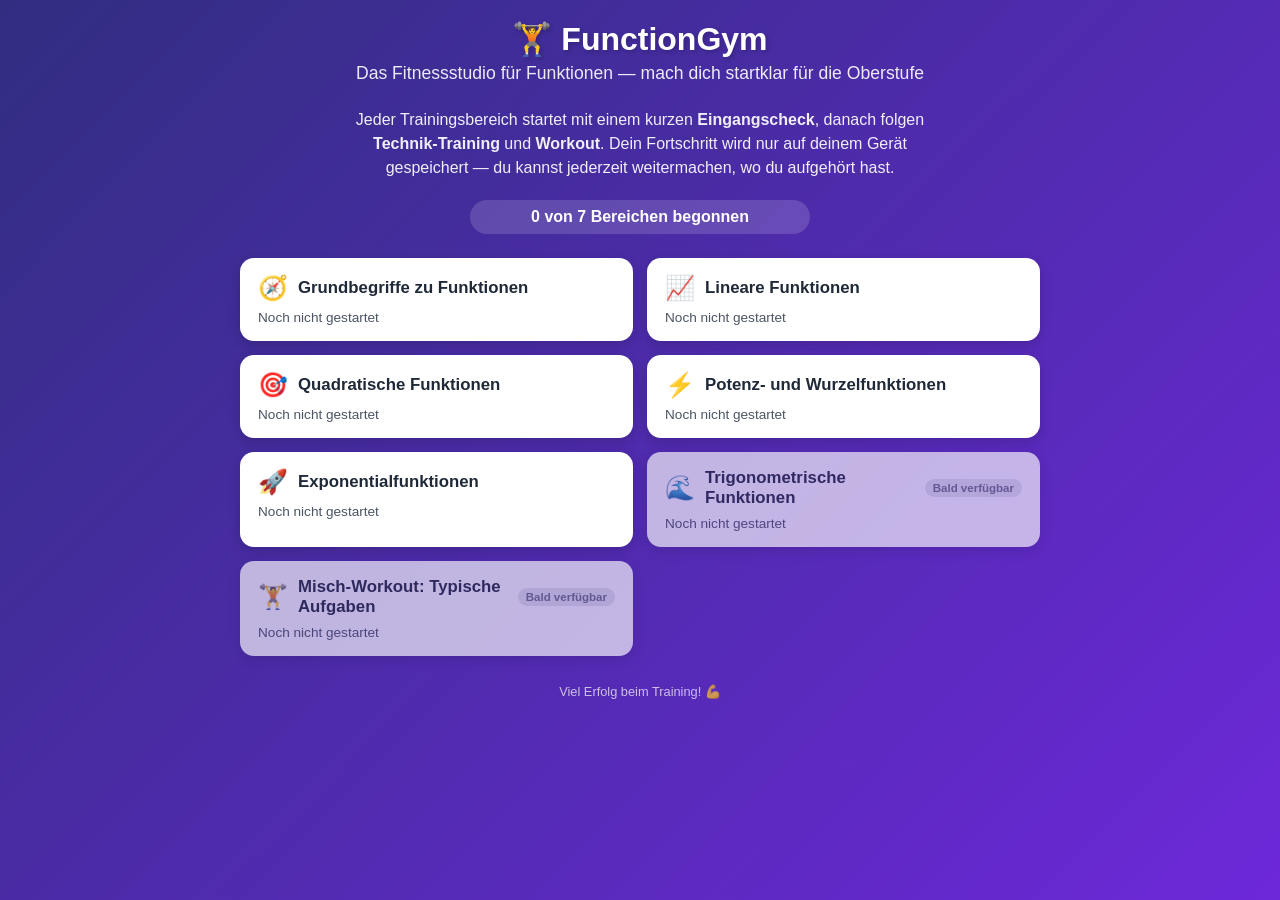
<file: index.html>
<!DOCTYPE html>
<html lang="de">
<head>
<meta charset="UTF-8">
<meta name="viewport" content="width=device-width, initial-scale=1.0">
<title>FunctionGym — Das Fitnessstudio für Funktionen</title>
<link rel="stylesheet" href="fit.css">
<style>
  /* Eigenes Startseiten-Styling — nutzt die Farbvariablen aus fit.css */
  :root { --fit-primary: #312e81; --fit-secondary: #6d28d9; }

  .intro {
    color: rgba(255, 255, 255, 0.92);
    text-align: center;
    max-width: 620px;
    margin: 0 auto 20px;
    font-size: 1rem;
    line-height: 1.5;
  }

  .gesamt-fortschritt {
    text-align: center;
    color: white;
    font-weight: 600;
    background: rgba(255, 255, 255, 0.15);
    border-radius: 20px;
    padding: 8px 16px;
    max-width: 340px;
    margin: 0 auto 24px;
  }

  .karten {
    display: grid;
    /* minmax(0,1fr): verhindert, dass lange Kartennamen die Spalte
       über die Viewport-Breite hinausdrücken (Mobile-Overflow) */
    grid-template-columns: minmax(0, 1fr);
    gap: 14px;
  }
  @media (min-width: 640px) {
    .karten { grid-template-columns: minmax(0, 1fr) minmax(0, 1fr); }
  }

  .karte {
    display: block;
    background: white;
    border-radius: 14px;
    padding: 16px 18px;
    text-decoration: none;
    color: #1f2937;
    box-shadow: 0 4px 12px rgba(0, 0, 0, 0.15);
    transition: transform 0.15s, box-shadow 0.15s;
  }
  .karte:hover {
    transform: translateY(-2px);
    box-shadow: 0 8px 20px rgba(0, 0, 0, 0.25);
  }
  .karte.gesperrt {
    opacity: 0.65;
    pointer-events: none; /* nicht klickbar, solange Datei fehlt */
  }

  .karte-kopf {
    display: flex;
    align-items: center;
    gap: 10px;
    margin-bottom: 8px;
  }
  .karte-icon { font-size: 1.5rem; }
  .karte-name { font-weight: 700; font-size: 1.05rem; flex: 1; min-width: 0; }

  .badge-bald {
    background: #e5e7eb;
    color: #6b7280;
    font-size: 0.72rem;
    font-weight: 700;
    padding: 3px 8px;
    border-radius: 10px;
    white-space: nowrap;
  }

  .karte-status {
    font-size: 0.85rem;
    color: #4b5563;
    display: flex;
    align-items: center;
    gap: 10px;
    flex-wrap: wrap;
  }
  .check-ok { color: #16a34a; font-weight: 600; }

  .quote-balken {
    flex: 1;
    min-width: 90px;
    height: 8px;
    background: #e5e7eb;
    border-radius: 4px;
    overflow: hidden;
  }
  .quote-balken > div {
    height: 100%;
    background: linear-gradient(90deg, var(--fit-primary), var(--fit-secondary));
    border-radius: 4px;
  }

  footer {
    text-align: center;
    color: rgba(255, 255, 255, 0.7);
    font-size: 0.8rem;
    margin-top: 28px;
  }
</style>
</head>
<body>
<div class="fit-container">
  <header>
    <h1>🏋️ FunctionGym</h1>
    <p>Das Fitnessstudio für Funktionen — mach dich startklar für die Oberstufe</p>
  </header>

  <p class="intro">
    Jeder Trainingsbereich startet mit einem kurzen <strong>Eingangscheck</strong>,
    danach folgen <strong>Technik-Training</strong> und <strong>Workout</strong>.
    Dein Fortschritt wird nur auf deinem Gerät gespeichert — du kannst jederzeit
    weitermachen, wo du aufgehört hast.
  </p>

  <div class="gesamt-fortschritt" id="gesamt"></div>

  <div class="karten" id="karten"></div>

  <footer>Viel Erfolg beim Training! 💪</footer>
</div>

<script>
// ── Trainingsbereiche ───────────────────────────────────────
// VERFUEGBAR: Nur diese Themen-Keys haben bereits eine HTML-Datei.
// Beim Fertigstellen eines neuen Themas den Key hier ergänzen —
// keine fetch-Prüfung, da file:// (CORS) das nicht zulässt.
const VERFUEGBAR = ['fitgym-linear', 'fitgym-grundbegriffe', 'fitgym-quadratisch', 'fitgym-potenz', 'fitgym-exponential'];

const BEREICHE = [
  { name: 'Grundbegriffe zu Funktionen',        href: 'gym/grundbegriffe.html',  key: 'fitgym-grundbegriffe', icon: '🧭' },
  { name: 'Lineare Funktionen',                 href: 'gym/linear.html',         key: 'fitgym-linear',        icon: '📈' },
  { name: 'Quadratische Funktionen',            href: 'gym/quadratisch.html',    key: 'fitgym-quadratisch',   icon: '🎯' },
  { name: 'Potenz- und Wurzelfunktionen',       href: 'gym/potenz.html',         key: 'fitgym-potenz',        icon: '⚡' },
  { name: 'Exponentialfunktionen',              href: 'gym/exponential.html',    key: 'fitgym-exponential',   icon: '🚀' },
  { name: 'Trigonometrische Funktionen',        href: 'gym/trigonometrie.html',  key: 'fitgym-trigonometrie', icon: '🌊' },
  { name: 'Misch-Workout: Typische Aufgaben',   href: 'gym/misch-workout.html',  key: 'fitgym-misch',         icon: '🏋️' }
];

// State eines Themas aus localStorage lesen (defensiv: kaputtes JSON ⇒ null)
function ladeState(key) {
  try {
    const raw = localStorage.getItem(key);
    if (!raw) return null;
    const s = JSON.parse(raw);
    return (typeof s === 'object' && s !== null) ? s : null;
  } catch (e) {
    return null;
  }
}

// Statuszeile einer Karte bauen.
// Fortschritts-Variante: Wir zeigen die Erfolgsquote totalCorrect/totalAttempts
// als Balken plus answered.length als "x Übungen geschafft".
// Grund: Die Gesamtzahl der Aufgaben eines Themas ist auf der Startseite
// unbekannt (steht nur in der Themen-Datei) — die Quote ist immer auf
// 0–100 % normierbar und damit die robusteste Balken-Basis; die absolute
// Übungszahl ergänzt sie ohne Annahmen über das Aufgaben-Total.
function statusHtml(state) {
  if (!state) return '<span>Noch nicht gestartet</span>';
  const teile = [];
  if (state.diagnose && state.diagnose.done) {
    teile.push('<span class="check-ok">Eingangscheck ✓</span>');
  }
  const geschafft = Array.isArray(state.answered) ? state.answered.length : 0;
  if (geschafft > 0) {
    const attempts = state.totalAttempts || 0;
    const quote = attempts > 0 ? Math.round(100 * (state.totalCorrect || 0) / attempts) : 0;
    teile.push('<span>' + geschafft + ' Übung' + (geschafft === 1 ? '' : 'en') + ' geschafft</span>');
    teile.push('<div class="quote-balken" title="Erfolgsquote ' + quote + ' %"><div style="width:' + quote + '%"></div></div>');
  }
  if (teile.length === 0) return '<span>Noch nicht gestartet</span>';
  return teile.join('');
}

const container = document.getElementById('karten');
let begonnen = 0;

for (const b of BEREICHE) {
  const offen = VERFUEGBAR.includes(b.key);
  const state = ladeState(b.key);
  if (state && ((state.diagnose && state.diagnose.done) || (Array.isArray(state.answered) && state.answered.length > 0) || (state.diagnose && state.diagnose.gesamt > 0))) {
    begonnen++;
  }
  const karte = document.createElement('a');
  karte.className = 'karte' + (offen ? '' : ' gesperrt');
  karte.dataset.key = b.key;
  if (offen) karte.href = b.href;
  karte.innerHTML =
    '<div class="karte-kopf">' +
      '<span class="karte-icon">' + b.icon + '</span>' +
      '<span class="karte-name">' + b.name + '</span>' +
      (offen ? '' : '<span class="badge-bald">Bald verfügbar</span>') +
    '</div>' +
    '<div class="karte-status">' + statusHtml(state) + '</div>';
  container.appendChild(karte);
}

document.getElementById('gesamt').textContent =
  begonnen + ' von ' + BEREICHE.length + ' Bereichen begonnen';
</script>
</body>
</html>
</file>
<file: fit.css>
/* fit.css — geteiltes Stylesheet für FunctionGym (statischer HTML-Mathe-Trainer)
   Farbvariablen werden pro Thema in den HTML-Dateien überschrieben:
   --fit-primary, --fit-secondary, --fit-correct, --fit-wrong
   Standardwerte stehen als Fallback in :root. */

/* ===== Farb-Fallbacks ===== */

:root {
    --fit-primary: #4338ca;   /* kräftiges Indigo */
    --fit-secondary: #7c3aed; /* Violett */
    --fit-correct: #22c55e;
    --fit-wrong: #ef4444;
}

/* ===== Reset & Basis ===== */

* {
    margin: 0;
    padding: 0;
    box-sizing: border-box;
}

body {
    font-family: 'Segoe UI', Tahoma, Geneva, Verdana, sans-serif;
    background: linear-gradient(135deg, var(--fit-primary) 0%, var(--fit-secondary) 100%);
    min-height: 100vh;
    padding: 20px;
}

.fit-container {
    max-width: 800px;
    margin: 0 auto;
}

/* ===== Kopfbereich ===== */

header {
    text-align: center;
    color: white;
    margin-bottom: 24px;
}

header h1 {
    font-size: 2rem;
    margin-bottom: 5px;
    text-shadow: 2px 2px 4px rgba(0, 0, 0, 0.2);
}

header p {
    font-size: 1.1rem;
    opacity: 0.9;
}

.back-link {
    display: inline-block;
    color: rgba(255, 255, 255, 0.75);
    text-decoration: none;
    font-size: 0.9rem;
    margin-top: 6px;
    transition: color 0.2s;
}

.back-link:hover {
    color: white;
}

/* ===== Stepper (3 Phasen: Eingangscheck → Technik → Workout) ===== */

.fit-stepper {
    display: flex;
    justify-content: center;
    align-items: center;
    gap: 8px;
    margin-bottom: 20px;
    color: white;
}

.fit-step {
    display: flex;
    align-items: center;
    gap: 8px;
    padding: 8px 16px;
    border-radius: 20px;
    background: rgba(255, 255, 255, 0.15);
    font-size: 0.9rem;
    font-weight: 600;
    opacity: 0.7;
    transition: background 0.3s, opacity 0.3s;
}

.fit-step .fit-step-nr {
    display: inline-flex;
    align-items: center;
    justify-content: center;
    width: 24px;
    height: 24px;
    border-radius: 50%;
    background: rgba(255, 255, 255, 0.25);
    font-size: 0.8rem;
    flex-shrink: 0;
}

.fit-step.active {
    background: white;
    color: var(--fit-primary);
    opacity: 1;
    box-shadow: 0 3px 12px rgba(0, 0, 0, 0.2);
}

.fit-step.active .fit-step-nr {
    background: var(--fit-primary);
    color: white;
}

.fit-step.done {
    opacity: 0.9;
}

.fit-step.done .fit-step-nr {
    background: var(--fit-correct);
    color: white;
}

/* Häkchen bei erledigtem Schritt */
.fit-step.done .fit-step-nr::before {
    content: "✓";
}

.fit-step-verbinder {
    width: 24px;
    height: 2px;
    background: rgba(255, 255, 255, 0.35);
    flex-shrink: 0;
}

/* ===== Aufgaben-Karte ===== */

.fit-karte {
    background: white;
    border-radius: 20px;
    box-shadow: 0 10px 40px rgba(0, 0, 0, 0.2);
    padding: 30px;
    min-height: 250px;
    margin-bottom: 20px;
    position: relative;
}

.fit-aufgabe-text {
    font-size: 1.3rem;
    color: #1f2937;
    text-align: center;
    line-height: 1.7;
    min-height: 80px;
    margin-bottom: 12px;
}

.fit-aufgabe-text .katex {
    font-size: 1.3em;
}

.fit-aufgabe-text .katex-display {
    margin: 10px 0;
}

/* Lange Display-Formeln scrollen auf Mobilgeräten statt zu überlaufen */
.katex-display {
    overflow-x: auto;
    overflow-y: hidden;
    max-width: 100%;
}

/* ===== Theorie-Karten (Technik-Phase) ===== */

.fit-theorie {
    background: white;
    border-radius: 20px;
    box-shadow: 0 10px 40px rgba(0, 0, 0, 0.2);
    padding: 26px 30px;
    margin-bottom: 20px;
    color: #1f2937;
    line-height: 1.7;
}

.fit-theorie h2 {
    font-size: 1.35rem;
    color: var(--fit-primary);
    margin-bottom: 12px;
}

.fit-theorie h3 {
    font-size: 1.1rem;
    color: #374151;
    margin: 14px 0 6px;
}

.fit-theorie p {
    margin-bottom: 10px;
    font-size: 1rem;
}

/* Inline-SVG-Graphen skalieren mit */
.fit-theorie svg {
    max-width: 100%;
    height: auto;
    display: block;
    margin: 12px auto;
}

/* ===== Eingabe & Prüfen ===== */

.fit-eingabe {
    text-align: center;
    margin-top: 20px;
}

.fit-eingabe input[type="text"],
.fit-eingabe input[type="number"] {
    width: 100%;
    max-width: 400px;
    font-size: 1.2rem;
    padding: 14px 18px;
    border: 2px solid #d1d5db;
    border-radius: 12px;
    outline: none;
    text-align: center;
    transition: border-color 0.2s, box-shadow 0.2s;
}

.fit-eingabe input:focus {
    border-color: var(--fit-primary);
    box-shadow: 0 0 0 3px rgba(67, 56, 202, 0.15);
}

.fit-eingabe input.input-correct {
    border-color: var(--fit-correct);
    background: #dcfce7;
}

.fit-eingabe input.input-wrong {
    border-color: var(--fit-wrong);
    background: #fee2e2;
}

/* ===== Buttons (große Touch-Flächen) ===== */

.fit-btn {
    display: inline-block;
    margin-top: 12px;
    padding: 12px 36px;
    border: none;
    border-radius: 12px;
    font-size: 1.05rem;
    font-weight: 600;
    color: white;
    background: linear-gradient(135deg, var(--fit-primary), var(--fit-secondary));
    cursor: pointer;
    transition: transform 0.2s, box-shadow 0.2s;
    min-height: 44px;
}

.fit-btn:hover {
    transform: scale(1.03);
    box-shadow: 0 5px 20px rgba(0, 0, 0, 0.2);
}

.fit-btn:active {
    transform: scale(0.98);
}

.fit-btn:disabled {
    opacity: 0.5;
    cursor: default;
    transform: none;
    box-shadow: none;
}

/* Dezente Variante (auf Verlauf-Hintergrund) */
.fit-btn-ghost {
    display: inline-block;
    margin-top: 10px;
    padding: 8px 20px;
    background: rgba(255, 255, 255, 0.2);
    border: 1px solid rgba(255, 255, 255, 0.3);
    border-radius: 20px;
    color: white;
    font-size: 0.9rem;
    cursor: pointer;
    transition: background 0.2s;
    min-height: 44px;
}

.fit-btn-ghost:hover {
    background: rgba(255, 255, 255, 0.3);
}

/* ===== Multiple Choice ===== */

.fit-mc {
    display: flex;
    flex-direction: column;
    gap: 10px;
    margin-top: 20px;
}

.fit-mc-option {
    width: 100%;
    text-align: left;
    padding: 14px 20px;
    font-size: 1.05rem;
    background: white;
    border: 2px solid #e5e7eb;
    border-radius: 12px;
    cursor: pointer;
    transition: border-color 0.2s, background 0.2s, transform 0.15s;
    color: #1f2937;
    line-height: 1.5;
    min-height: 44px;
}

.fit-mc-option:hover {
    border-color: var(--fit-primary);
    background: rgba(67, 56, 202, 0.04);
    transform: translateX(4px);
}

.fit-mc-option.selected {
    border-color: var(--fit-primary);
    background: rgba(67, 56, 202, 0.08);
}

.fit-mc-option.correct {
    border-color: var(--fit-correct);
    background: #dcfce7;
    color: #166534;
}

.fit-mc-option.wrong {
    border-color: var(--fit-wrong);
    background: #fee2e2;
    color: #991b1b;
}

.fit-mc-option.correct,
.fit-mc-option.wrong {
    pointer-events: none;
}

.fit-mc-option .katex {
    font-size: 1.05em;
}

/* ===== Zuordnung (Tipp-Auswahl, zwei Spalten) ===== */

.fit-zuordnung {
    display: flex;
    gap: 14px;
    margin-top: 20px;
}

.fit-zuordnung-links,
.fit-zuordnung-rechts {
    flex: 1 1 50%;
    display: flex;
    flex-direction: column;
    gap: 10px;
    min-width: 0;
}

.fit-zuordnung button {
    width: 100%;
    padding: 12px 14px;
    font-size: 1rem;
    background: white;
    border: 2px solid #e5e7eb;
    border-radius: 12px;
    cursor: pointer;
    color: #1f2937;
    line-height: 1.4;
    min-height: 44px;
    position: relative;
    transition: border-color 0.2s, background 0.2s;
}

/* KaTeX-Spans in Zuordnungs-Buttons duerfen Klicks auf
   Nachbar-Buttons nicht abfangen (ueberstehende Struts) */
.fit-zuordnung button * {
    pointer-events: none;
}

/* Eigenschaften-Tabellen (Technik-Training): klein und mobil scrollbar.
   position:relative, damit absolut positionierte KaTeX-MathML-Teile
   innerhalb des scrollbaren Wrappers geclippt werden.
   Kopfzeilen-Hintergrund bleibt themenspezifisch (Seiten-<style>). */
.eigen-tabelle-wrap {
    overflow-x: auto;
    max-width: 100%;
    position: relative;
}

.eigen-tabelle {
    border-collapse: collapse;
    font-size: 0.85rem;
    margin: 0.5em 0;
}

.eigen-tabelle th,
.eigen-tabelle td {
    border: 1px solid #d0d7e2;
    padding: 4px 8px;
    text-align: center;
}

.fit-zuordnung button:hover {
    border-color: var(--fit-primary);
}

.fit-zuordnung button.selected {
    border-color: var(--fit-primary);
    background: rgba(67, 56, 202, 0.1);
    box-shadow: 0 0 0 3px rgba(67, 56, 202, 0.15);
}

/* Verbundene Paare: dezent eingefärbt, Paar-Nummer via data-paar */
.fit-zuordnung button.paired {
    border-color: var(--fit-secondary);
    background: rgba(124, 58, 237, 0.07);
}

.fit-zuordnung button.paired::after {
    content: attr(data-paar);
    position: absolute;
    top: -8px;
    right: -6px;
    width: 20px;
    height: 20px;
    border-radius: 50%;
    background: var(--fit-secondary);
    color: white;
    font-size: 0.7rem;
    font-weight: 700;
    display: flex;
    align-items: center;
    justify-content: center;
}

/* Nach der Auswertung */
.fit-zuordnung button.korrekt {
    border-color: var(--fit-correct);
    background: #dcfce7;
    color: #166534;
    pointer-events: none;
}

.fit-zuordnung button.falsch {
    border-color: var(--fit-wrong);
    background: #fee2e2;
    color: #991b1b;
    pointer-events: none;
}

.fit-zuordnung button.korrekt::after {
    background: var(--fit-correct);
}

.fit-zuordnung button.falsch::after {
    background: var(--fit-wrong);
}

/* ===== Stufen-Umschalter (Grund- / Fortgeschritten-Workout) ===== */

.fit-stufen {
    display: flex;
    justify-content: center;
    gap: 0;
    margin-bottom: 20px;
}

.fit-stufen button {
    padding: 10px 24px;
    font-size: 0.95rem;
    font-weight: 600;
    border: 2px solid rgba(255, 255, 255, 0.5);
    background: rgba(255, 255, 255, 0.12);
    color: white;
    cursor: pointer;
    min-height: 44px;
    transition: background 0.2s, color 0.2s;
}

.fit-stufen button:first-child {
    border-radius: 12px 0 0 12px;
    border-right-width: 1px;
}

.fit-stufen button:last-child {
    border-radius: 0 12px 12px 0;
    border-left-width: 1px;
}

.fit-stufen button.active {
    background: white;
    color: var(--fit-primary);
    border-color: white;
}

/* ===== Empfehlungs-Box nach Diagnose ===== */

.fit-empfehlung {
    background: white;
    border-radius: 20px;
    box-shadow: 0 10px 40px rgba(0, 0, 0, 0.2);
    padding: 30px;
    margin-bottom: 20px;
    text-align: center;
    color: #1f2937;
}

.fit-empfehlung h2 {
    font-size: 1.35rem;
    color: var(--fit-primary);
    margin-bottom: 10px;
}

.fit-empfehlung p {
    line-height: 1.6;
    margin-bottom: 18px;
}

.fit-empfehlung-buttons {
    display: flex;
    justify-content: center;
    gap: 14px;
    flex-wrap: wrap;
}

.fit-empfehlung-buttons button {
    flex: 1 1 260px;
    max-width: 320px;
    padding: 18px 20px;
    font-size: 1.05rem;
    font-weight: 600;
    border: 2px solid var(--fit-primary);
    border-radius: 14px;
    background: white;
    color: var(--fit-primary);
    cursor: pointer;
    min-height: 60px;
    transition: background 0.2s, color 0.2s, transform 0.2s;
}

.fit-empfehlung-buttons button:hover {
    transform: scale(1.02);
}

.fit-empfehlung-buttons button.empfohlen {
    background: linear-gradient(135deg, var(--fit-primary), var(--fit-secondary));
    color: white;
    border-color: transparent;
}

/* ===== Feedback ===== */

.fit-feedback {
    margin-top: 20px;
    border-radius: 16px;
    padding: 24px;
    animation: fitSlideUp 0.35s ease-out;
}

.fit-feedback-richtig {
    background: #dcfce7;
    border: 2px solid var(--fit-correct);
}

.fit-feedback-falsch {
    background: #fee2e2;
    border: 2px solid var(--fit-wrong);
}

.fit-feedback-icon {
    font-size: 1.3rem;
    font-weight: 700;
    margin-bottom: 10px;
}

.fit-feedback-richtig .fit-feedback-icon {
    color: #166534;
}

.fit-feedback-falsch .fit-feedback-icon {
    color: #991b1b;
}

.fit-loesungsweg {
    background: #f8fafc;
    border-radius: 10px;
    padding: 16px;
    margin-top: 12px;
    line-height: 1.7;
    color: #374151;
    font-size: 0.95rem;
}

.fit-loesungsweg .katex {
    font-size: 1.1em;
}

/* ===== Tipp-Box ===== */

.fit-tipp-box {
    display: none;
    background: #fef3c7;
    border-left: 4px solid #f59e0b;
    padding: 15px 18px;
    border-radius: 0 10px 10px 0;
    margin-top: 16px;
    line-height: 1.6;
    color: #92400e;
    font-size: 0.95rem;
    animation: fitFadeIn 0.3s ease-out;
}

.fit-tipp-box.visible {
    display: block;
}

/* ===== Abschluss-Screen ===== */

.fit-abschluss {
    background: white;
    border-radius: 20px;
    box-shadow: 0 10px 40px rgba(0, 0, 0, 0.2);
    padding: 40px 30px;
    text-align: center;
    color: #1f2937;
    animation: fitFadeIn 0.5s ease-out;
}

.fit-abschluss .fit-abschluss-emoji {
    font-size: 3rem;
    margin-bottom: 12px;
}

.fit-abschluss h2 {
    font-size: 1.6rem;
    margin-bottom: 20px;
    color: var(--fit-primary);
}

.fit-abschluss .fit-ergebnis {
    display: flex;
    justify-content: center;
    gap: 30px;
    margin: 24px 0;
}

.fit-abschluss .fit-ergebnis-block .wert {
    font-size: 2rem;
    font-weight: 700;
}

.fit-abschluss .fit-ergebnis-block .label {
    font-size: 0.85rem;
    color: #6b7280;
    margin-top: 4px;
}

.fit-abschluss .fit-ergebnis-block.richtig .wert {
    color: var(--fit-correct);
}

.fit-abschluss .fit-ergebnis-block.falsch .wert {
    color: var(--fit-wrong);
}

/* Fehlertyp-Reflexion (Selbsteinschätzung im Abschluss-Screen) */
.fit-reflexion {
    margin: 8px 0 20px;
    padding: 16px;
    background: #f8fafc;
    border: 1px solid #e5e7eb;
    border-radius: 12px;
}

.fit-reflexion-frage {
    font-weight: 600;
    margin-bottom: 10px;
}

.fit-reflexion-chips {
    display: flex;
    flex-wrap: wrap;
    justify-content: center;
    gap: 8px;
}

.fit-reflexion-chips button {
    padding: 8px 14px;
    font-size: 0.9rem;
    font-family: inherit;
    background: white;
    border: 2px solid #e5e7eb;
    border-radius: 999px;
    cursor: pointer;
    color: #1f2937;
    transition: border-color 0.2s, background 0.2s;
}

.fit-reflexion-chips button:hover {
    border-color: var(--fit-primary);
}

.fit-reflexion-chips button.selected {
    border-color: var(--fit-primary);
    background: var(--fit-primary);
    color: white;
}

.fit-reflexion-tipp {
    margin-top: 10px;
    font-size: 0.9rem;
    color: #374151;
    min-height: 1.2em;
}

.fit-abschluss .fit-abschluss-buttons {
    display: flex;
    justify-content: center;
    gap: 12px;
    flex-wrap: wrap;
    margin-top: 20px;
}

/* ===== Animationen ===== */

@keyframes fitSlideUp {
    from {
        opacity: 0;
        transform: translateY(20px);
    }
    to {
        opacity: 1;
        transform: translateY(0);
    }
}

@keyframes fitFadeIn {
    from { opacity: 0; }
    to { opacity: 1; }
}

/* ===== Responsiv (nur EINMAL — der Duplikat-Block der Vorlage wurde bereinigt) ===== */

@media (max-width: 600px) {
    body {
        padding: 12px;
    }

    header h1 {
        font-size: 1.5rem;
    }

    header p {
        font-size: 0.95rem;
    }

    /* Stepper kompakt: nur Nummern/Häkchen, Texte ausblenden */
    .fit-stepper {
        gap: 5px;
    }

    .fit-step {
        padding: 6px 10px;
        font-size: 0.75rem;
    }

    .fit-step .fit-step-text {
        display: none;
    }

    .fit-step.active .fit-step-text {
        display: inline;
    }

    .fit-step-verbinder {
        width: 12px;
    }

    .fit-karte,
    .fit-theorie,
    .fit-empfehlung {
        padding: 20px;
        border-radius: 16px;
    }

    .fit-karte {
        min-height: 200px;
    }

    .fit-aufgabe-text {
        font-size: 1.1rem;
    }

    .fit-eingabe input[type="text"],
    .fit-eingabe input[type="number"] {
        font-size: 1rem;
        padding: 12px 14px;
        max-width: 100%;
    }

    .fit-btn {
        width: 100%;
        padding: 14px 24px;
        font-size: 1rem;
    }

    .fit-mc-option {
        padding: 12px 16px;
        font-size: 0.95rem;
    }

    .fit-mc-option:hover {
        transform: none;
    }

    /* Zuordnung: Spalten nebeneinander lassen, Buttons je 50 % Breite, kleine Schrift */
    .fit-zuordnung {
        gap: 8px;
    }

    .fit-zuordnung button {
        padding: 10px 8px;
        font-size: 0.85rem;
    }

    .fit-stufen button {
        padding: 8px 16px;
        font-size: 0.85rem;
    }

    .fit-empfehlung-buttons button {
        flex-basis: 100%;
        max-width: none;
    }

    .fit-feedback {
        padding: 18px;
    }

    .fit-abschluss {
        padding: 28px 20px;
    }

    .fit-abschluss .fit-ergebnis {
        gap: 18px;
    }

    .fit-abschluss .fit-ergebnis-block .wert {
        font-size: 1.5rem;
    }
}

/* ===== Barrierefreiheit: reduzierte Bewegung ===== */

@media (prefers-reduced-motion: reduce) {
    .fit-feedback,
    .fit-tipp-box,
    .fit-abschluss {
        animation: none;
    }

    .fit-btn:hover,
    .fit-empfehlung-buttons button:hover {
        transform: none;
    }

    .fit-mc-option:hover {
        transform: none;
    }

    .fit-eingabe input,
    .fit-mc-option,
    .fit-btn,
    .fit-btn-ghost,
    .fit-zuordnung button,
    .fit-step,
    .back-link {
        transition: none;
    }
}
</file>
